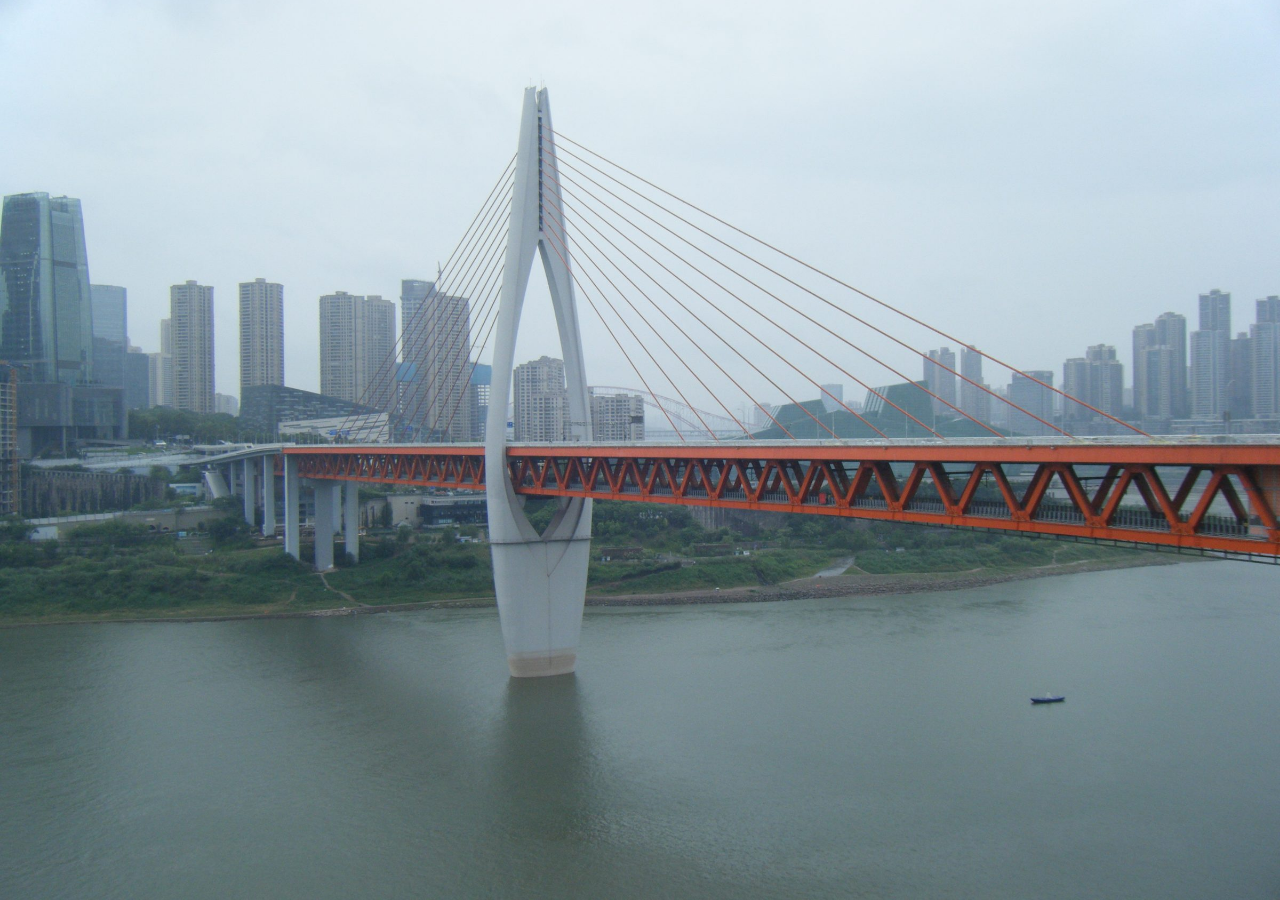
<file: index.html>
<!DOCTYPE html>
<html lang="en">
<head>
  <meta charset="UTF-8">
  <meta name="viewport" content="width=device-width, initial-scale=1.0">
  <title>Jude Hawrani</title>
  <link rel="icon" type="image/x-icon" href="/favicon.ico">
  <meta name="robots" content="noindex">
  <style>
    html, body { margin: 0; height: 100%; background: #9aa0a0; }
    img { display: block; width: 100%; height: 100%; object-fit: cover; }
  </style>
</head>
<body>
  <img src="/static/images/holding.jpg" alt="A cable-stayed bridge with an orange truss over a river, city skyline behind">
</body>
</html>
</file>
